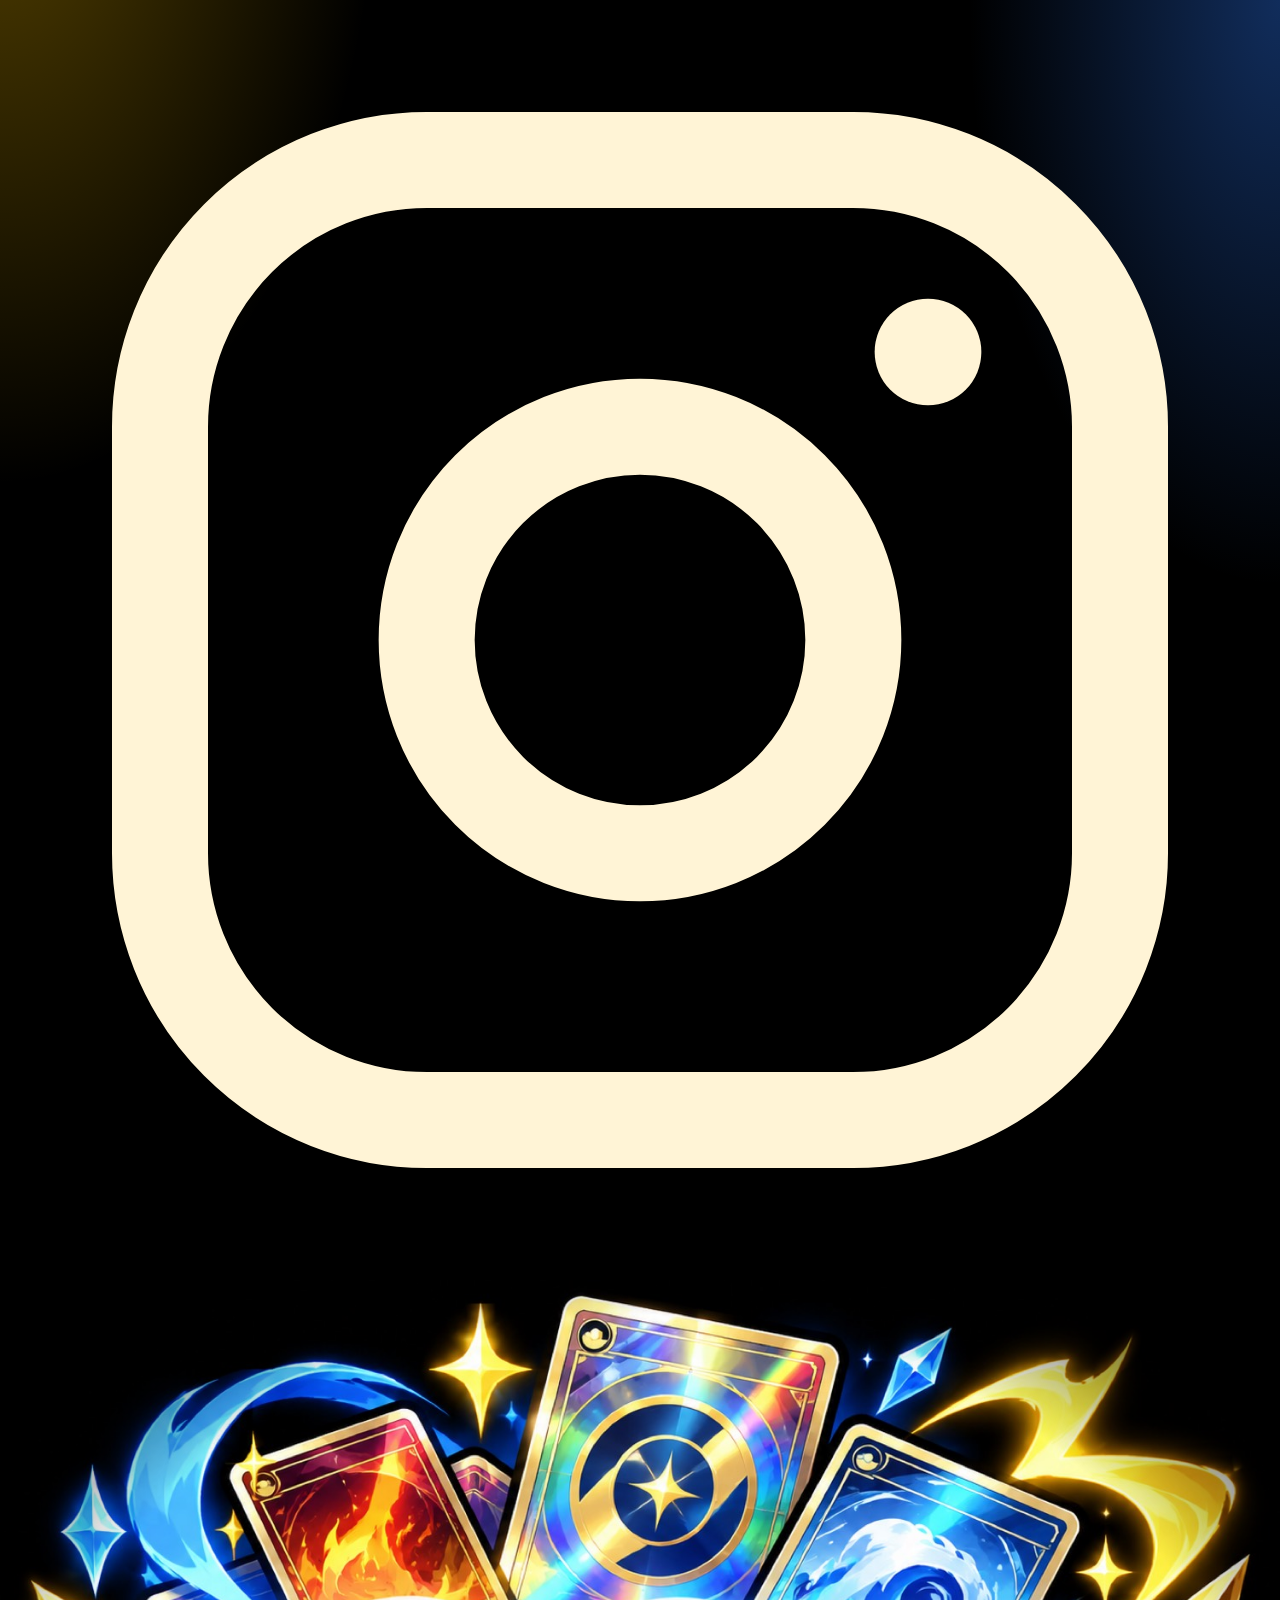
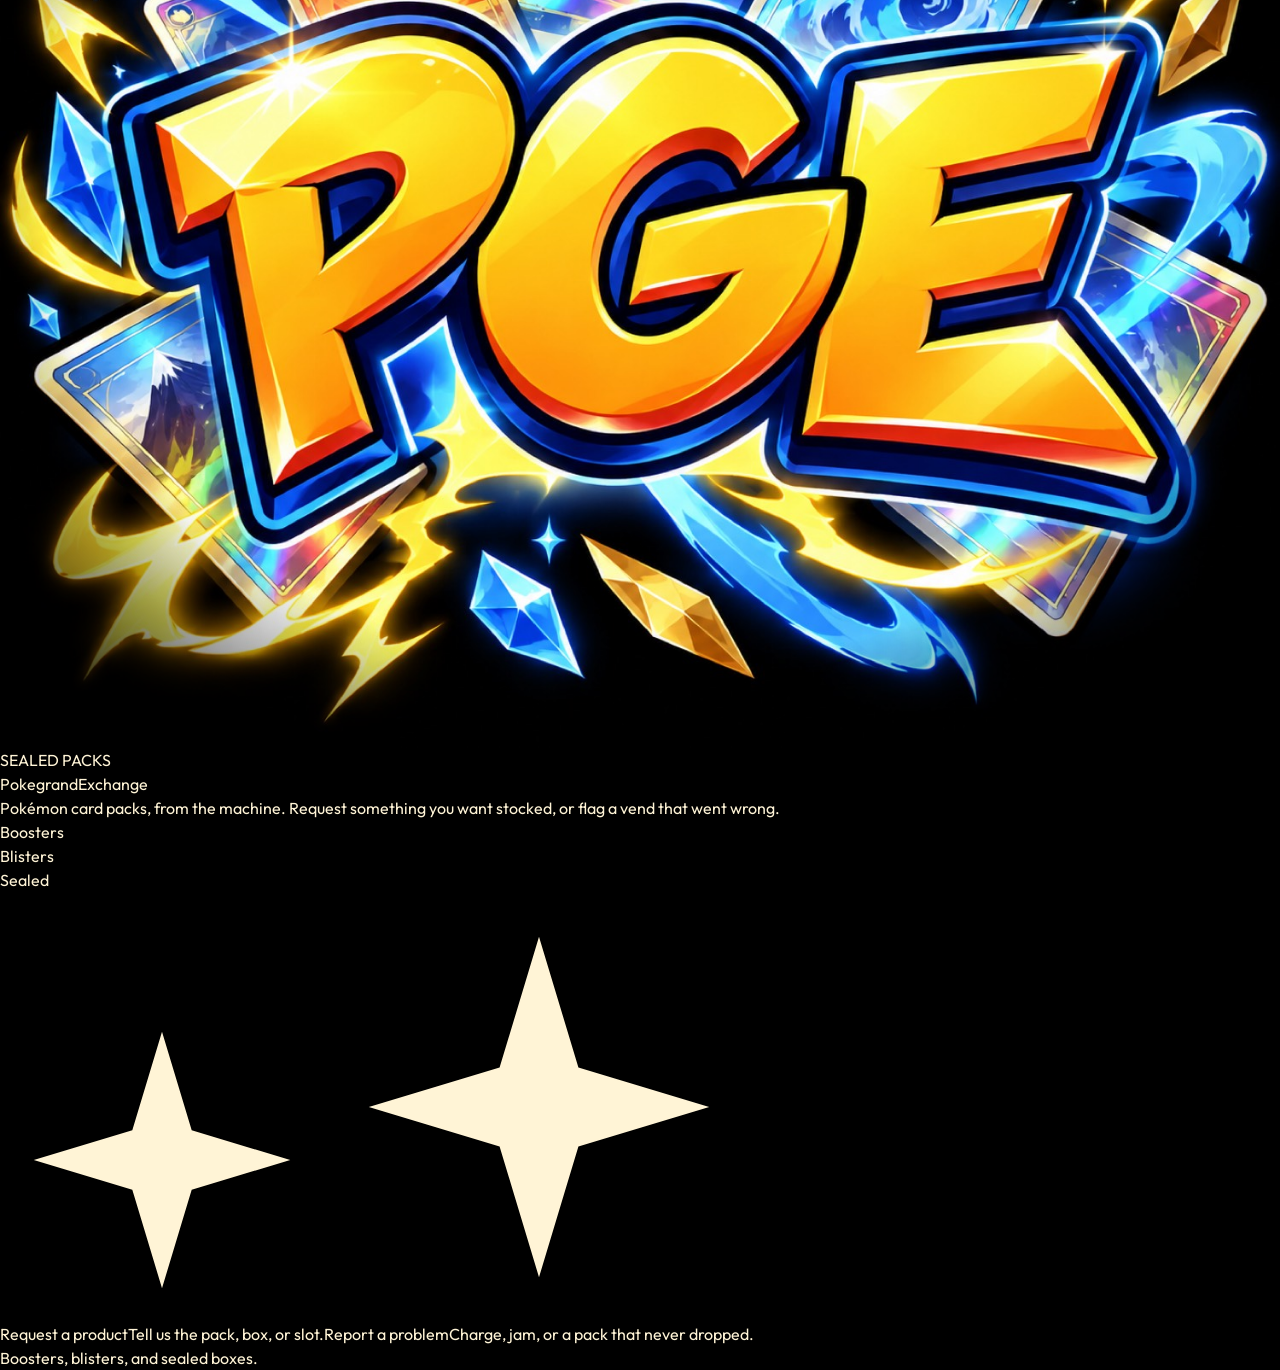
<file: index.html>
<!doctype html>
<html lang="en">
  <head>
    <meta charset="UTF-8" />
    <meta name="viewport" content="width=device-width, initial-scale=1" />
    <title>Pokegrand Exchange</title>
    <meta
      name="description"
      content="Request a Pokémon card pack or report a problem with the Pokegrand Exchange vending machine."
    />
    <meta name="theme-color" content="#000000" />
    <link rel="icon" type="image/jpeg" href="./pge-logo.jpg" />
    <link rel="preconnect" href="https://fonts.googleapis.com" />
    <link rel="preconnect" href="https://fonts.gstatic.com" crossorigin />
    <link
      rel="stylesheet"
      href="https://fonts.googleapis.com/css2?family=Bricolage+Grotesque:opsz,wght@12..96,560;12..96,700&family=Outfit:wght@400;500;600&display=swap"
    />
    <script type="module" crossorigin src="./index-JPh3orfN.js"></script>
    <link rel="stylesheet" crossorigin href="./index-BBG18ayR.css">
  </head>
  <body class="bg-night font-sans text-cream antialiased">
    <div id="root"></div>
    <script src="./config.js"></script>
  </body>
</html>
</file>
<file: index-BBG18ayR.css>
/*! tailwindcss v4.3.3 | MIT License | https://tailwindcss.com */
@layer theme{:root,:host{--font-sans:"Outfit", ui-sans-serif, system-ui, sans-serif;--font-mono:ui-monospace, SFMono-Regular, Menlo, Monaco, Consolas, "Liberation Mono", "Courier New", monospace;--default-font-family:var(--font-sans);--default-mono-font-family:var(--font-mono);--color-ink:#140f08;--color-paper:#fff6df;--color-gold:#ffc400;--color-gold-ink:#1a1204;--color-bolt:#2f7dff;--color-night:#000;--color-cream:#fff4d6}}@layer base{*,:after,:before,::backdrop{box-sizing:border-box;border:0 solid;margin:0;padding:0}::file-selector-button{box-sizing:border-box;border:0 solid;margin:0;padding:0}html,:host{-webkit-text-size-adjust:100%;tab-size:4;line-height:1.5;font-family:var(--default-font-family,-apple-system, BlinkMacSystemFont, "Segoe UI", Roboto, "Helvetica Neue", "Noto Sans", Arial, sans-serif, "Apple Color Emoji", "Segoe UI Emoji", "Segoe UI Symbol", "Noto Color Emoji");font-feature-settings:var(--default-font-feature-settings,normal);font-variation-settings:var(--default-font-variation-settings,normal);-webkit-tap-highlight-color:transparent}hr{height:0;color:inherit;border-top-width:1px}abbr:where([title]){-webkit-text-decoration:underline dotted;text-decoration:underline dotted}h1,h2,h3,h4,h5,h6{font-size:inherit;font-weight:inherit}a{color:inherit;-webkit-text-decoration:inherit;-webkit-text-decoration:inherit;-webkit-text-decoration:inherit;-webkit-text-decoration:inherit;text-decoration:inherit}b,strong{font-weight:bolder}code,kbd,samp,pre{font-family:var(--default-mono-font-family,ui-monospace, SFMono-Regular, Menlo, Monaco, Consolas, "Liberation Mono", "Courier New", monospace);font-feature-settings:var(--default-mono-font-feature-settings,normal);font-variation-settings:var(--default-mono-font-variation-settings,normal);font-size:1em}small{font-size:80%}sub,sup{vertical-align:baseline;font-size:75%;line-height:0;position:relative}sub{bottom:-.25em}sup{top:-.5em}table{text-indent:0;border-color:inherit;border-collapse:collapse}:-moz-focusring:where(:not(iframe)){outline:auto}progress{vertical-align:baseline}summary{display:list-item}ol,ul,menu{list-style:none}img,svg,video,canvas,audio,iframe,embed,object{vertical-align:middle;display:block}img,video{max-width:100%;height:auto}button,input,select,optgroup,textarea{font:inherit;font-feature-settings:inherit;font-variation-settings:inherit;letter-spacing:inherit;color:inherit;opacity:1;background-color:#0000;border-radius:0}::file-selector-button{font:inherit;font-feature-settings:inherit;font-variation-settings:inherit;letter-spacing:inherit;color:inherit;opacity:1;background-color:#0000;border-radius:0}:where(select:is([multiple],[size])) optgroup{font-weight:bolder}:where(select:is([multiple],[size])) optgroup option{padding-inline-start:20px}::file-selector-button{margin-inline-end:4px}::placeholder{opacity:1}@supports (not ((-webkit-appearance:-apple-pay-button))) or (contain-intrinsic-size:1px){::placeholder{color:currentColor}@supports (color:color-mix(in lab, red, red)){::placeholder{color:color-mix(in oklab, currentcolor 50%, transparent)}}}textarea{resize:vertical}::-webkit-search-decoration{-webkit-appearance:none}::-webkit-date-and-time-value{min-height:1lh;text-align:inherit}::-webkit-datetime-edit{display:inline-flex}::-webkit-datetime-edit-fields-wrapper{padding:0}::-webkit-datetime-edit{padding-block:0}::-webkit-datetime-edit-year-field{padding-block:0}::-webkit-datetime-edit-month-field{padding-block:0}::-webkit-datetime-edit-day-field{padding-block:0}::-webkit-datetime-edit-hour-field{padding-block:0}::-webkit-datetime-edit-minute-field{padding-block:0}::-webkit-datetime-edit-second-field{padding-block:0}::-webkit-datetime-edit-millisecond-field{padding-block:0}::-webkit-datetime-edit-meridiem-field{padding-block:0}::-webkit-calendar-picker-indicator{line-height:1}:-moz-ui-invalid{box-shadow:none}button,input:where([type=button],[type=reset],[type=submit]){appearance:button}::file-selector-button{appearance:button}::-webkit-inner-spin-button{height:auto}::-webkit-outer-spin-button{height:auto}[hidden]:where(:not([hidden=until-found])){display:none!important}html{--lightningcss-light: ;--lightningcss-dark:initial;color-scheme:dark;-webkit-font-smoothing:antialiased;-moz-osx-font-smoothing:grayscale}body{background-color:var(--color-night);background-image:radial-gradient(48% 36% at 0 -6%,#ffc40057,#0000 62%),radial-gradient(42% 34% at 100% 0,#2f7dff5c,#0000 58%)}@supports (color:color-mix(in lab, red, red)){body{background-image:radial-gradient(ellipse 48% 36% at 0% -6%, color-mix(in oklab, var(--color-gold) 34%, transparent), transparent 62%), radial-gradient(ellipse 42% 34% at 100% 0%, color-mix(in oklab, var(--color-bolt) 36%, transparent), transparent 58%)}}body{color:var(--color-cream);font-family:var(--font-sans)}button:not(:disabled),[role=button]:not(:disabled){cursor:pointer}::selection{background:var(--color-gold);color:var(--color-gold-ink)}:is(input:autofill,textarea:autofill){-webkit-text-fill-color:var(--color-ink);box-shadow:0 0 0 1000px var(--color-paper) inset}}@layer components{.rise{animation:.22s ease-out rise}.nudge{transition:transform .16s}.nudge:hover{transform:translate(-2px,-2px)}.sheet{--lightningcss-light:initial;--lightningcss-dark: ;color-scheme:light}.logo-melt{-webkit-mask-image:radial-gradient(90% 86% at 50% 48%,#000 52%,#0000 78%);mask-image:radial-gradient(90% 86% at 50% 48%,#000 52%,#0000 78%)}.foil{position:relative;overflow:hidden}.foil:after{content:"";background:linear-gradient(110deg,#0000 36%,#c1d2e9 48%,#ffd033 52%,#0000 64%);position:absolute;inset:0}@supports (color:color-mix(in lab, red, red)){.foil:after{background:linear-gradient(110deg, transparent 36%, color-mix(in oklab, var(--color-paper) 70%, var(--color-bolt)) 48%, color-mix(in oklab, var(--color-gold) 80%, white) 52%, transparent 64%)}}.foil:after{pointer-events:none;animation:5.5s ease-in-out infinite sheen;transform:translate(-130%)}}@layer utilities{.bg-night{background-color:var(--color-night)}.font-sans{font-family:var(--font-sans)}.text-cream{color:var(--color-cream)}.antialiased{-webkit-font-smoothing:antialiased;-moz-osx-font-smoothing:grayscale}}@keyframes rise{0%{opacity:0;transform:translateY(8px)}to{opacity:1;transform:none}}@keyframes sheen{0%,55%{transform:translate(-130%)}to{transform:translate(130%)}}@media (prefers-reduced-motion:reduce){.rise,.foil:after{animation:none}.nudge,.nudge:hover{transition:none;transform:none}}
</file>
